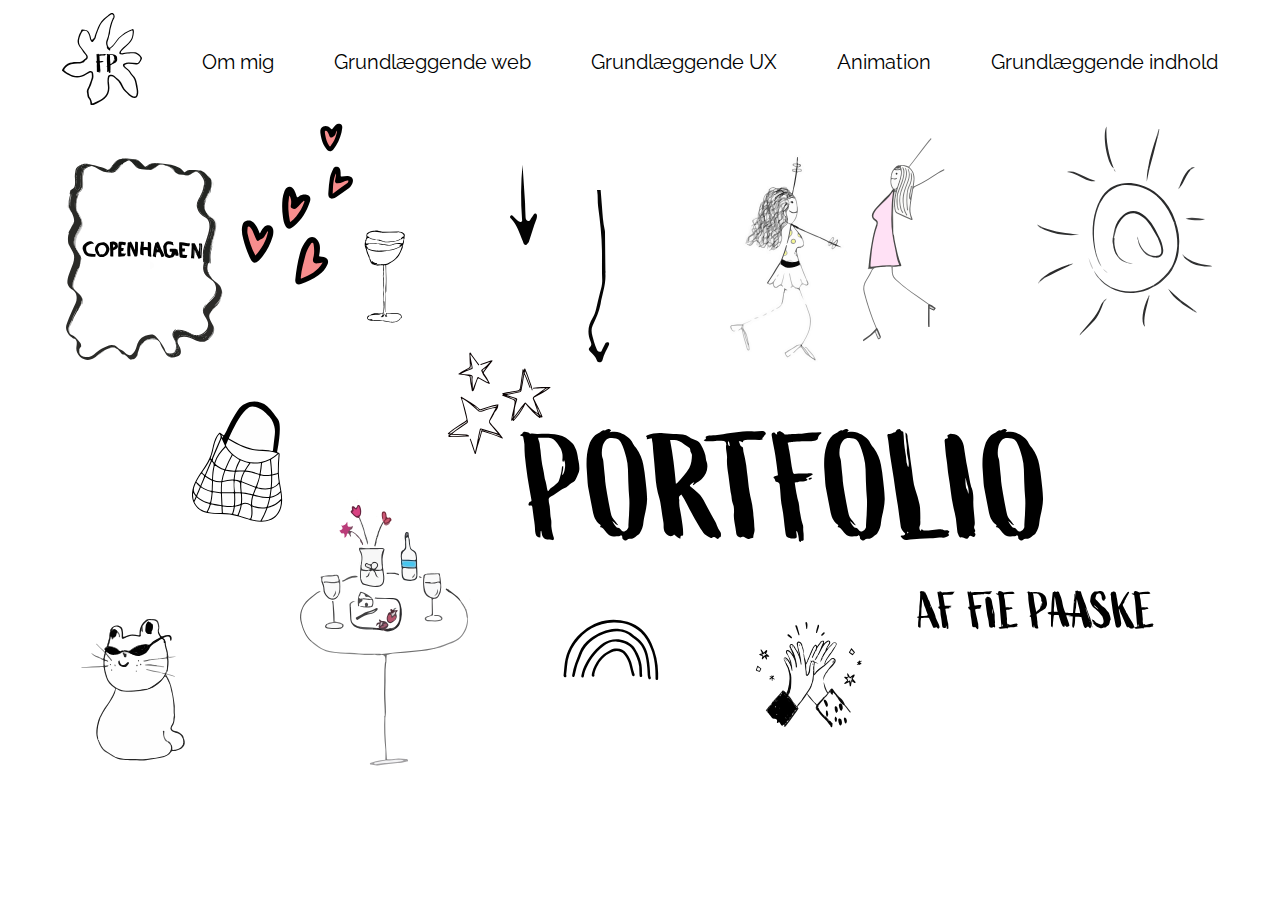
<file: index.html>
<!DOCTYPE html>
<html lang="da">

<head>
    <meta charset="UTF-8">
    <meta name="viewport" content="width=device-width, initial-scale=1.0">
    <title>Forside</title>
    <meta name="robots" content="noindex">
    <link rel="stylesheet" href="style.css">
    <link rel="stylesheet" href="menu.css">

    <link rel="preconnect" href="https://fonts.googleapis.com">
    <link rel="preconnect" href="https://fonts.gstatic.com" crossorigin>
    <link href="https://fonts.googleapis.com/css2?family=Raleway:ital,wght@0,100..900;1,100..900&display=swap"
        rel="stylesheet">

    <link rel="preconnect" href="https://fonts.googleapis.com">
    <link rel="preconnect" href="https://fonts.gstatic.com" crossorigin>
    <link href="https://fonts.googleapis.com/css2?family=Patrick+Hand+SC&display=swap" rel="stylesheet">

    <link rel="apple-touch-icon" sizes="180x180" href="billeder/favicon_io-6/apple-touch-icon.png">
    <link rel="icon" type="image/png" sizes="32x32" href="billeder/favicon_io-6/favicon-32x32.png">
    <link rel="icon" type="image/png" sizes="16x16" href="billeder/favicon_io-6/favicon-16x16.png">
    <link rel="manifest" href="/site.webmanifest">

</head>

<body id="index-page">
    <header>
        <div class="container">
            <div class="subcontainer">
                <nav class="navbar">
                    <ul class="nav-menu">
                        <li class="nav-item"><a href="index.html"><img class="logo" src="billeder/svg/logo.svg"
                                    alt=""></a>
                        </li>
                        <li class="nav-item"><a href="om_mig.html">Om mig</a></li>
                        <li class="nav-item"><a href="grund_web.html">Grundlæggende web</a></li>
                        <li class="nav-item"><a href="grund_ux.html">Grundlæggende UX</a></li>
                        <li class="nav-item"><a href="animation.html">Animation</a></li>
                        <li class="nav-item"><a href="grund_indhold.html">Grundlæggende indhold</a></li>

                    </ul>
                    <div class="hamburger">
                        <div class="bar"></div>
                        <div class="bar"></div>
                        <div class="bar"></div>
                    </div>

                </nav>

            </div>
        </div>
    </header>


    <main>
        <div>
            <img src="billeder/svg/forside.svg" alt="minforside">
        </div>
    </main>

    <script src="menu.js"></script>
</body>

</html>
</file>
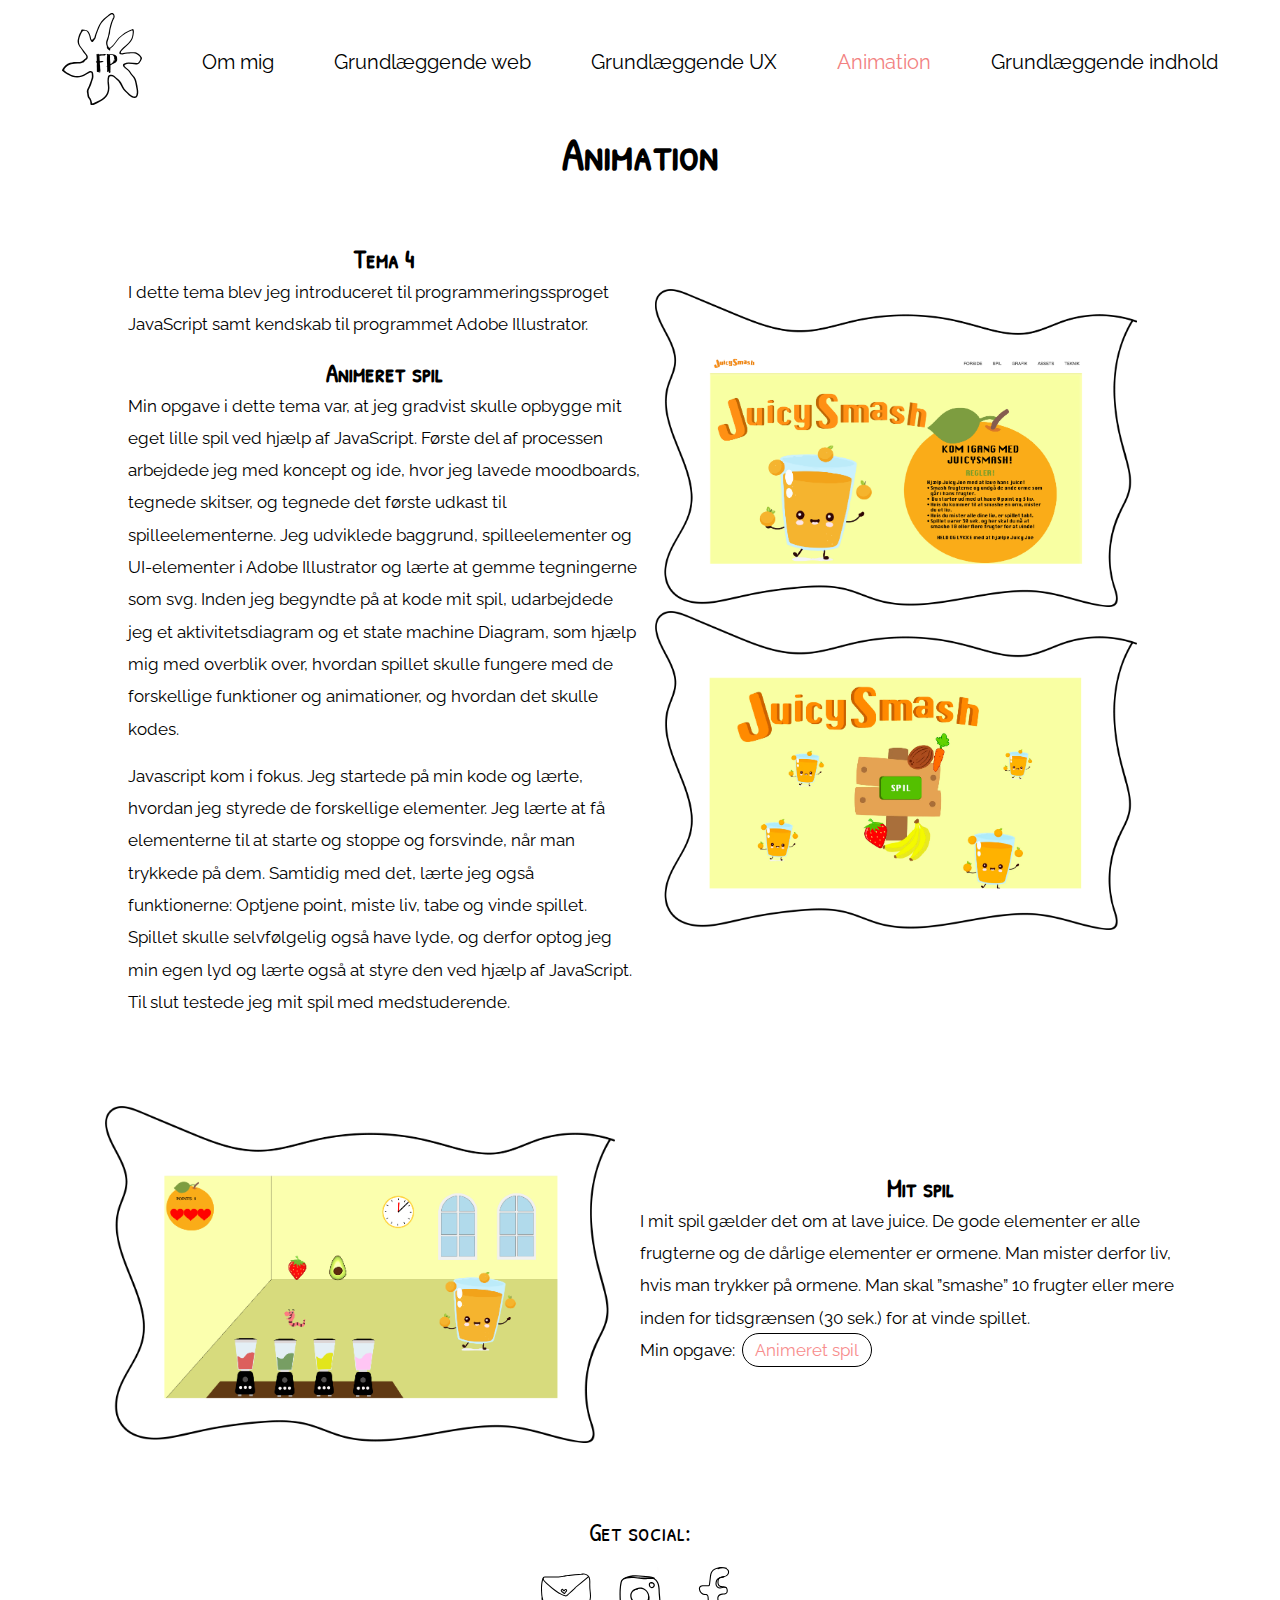
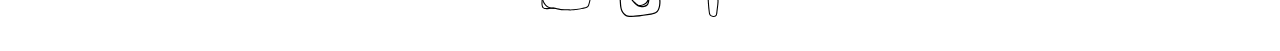
<file: animation.html>
<!DOCTYPE html>
<html lang="da">

<head>
    <meta charset="UTF-8">
    <meta name="viewport" content="width=device-width, initial-scale=1.0">
    <title>Animation</title>
    <meta name="robots" content="noindex">
    <link rel="stylesheet" href="style.css">
    <link rel="stylesheet" href="menu.css">

    <link rel="preconnect" href="https://fonts.googleapis.com">
    <link rel="preconnect" href="https://fonts.gstatic.com" crossorigin>
    <link href="https://fonts.googleapis.com/css2?family=Raleway:ital,wght@0,100..900;1,100..900&display=swap"
        rel="stylesheet">

    <link rel="preconnect" href="https://fonts.googleapis.com">
    <link rel="preconnect" href="https://fonts.gstatic.com" crossorigin>
    <link href="https://fonts.googleapis.com/css2?family=Patrick+Hand+SC&display=swap" rel="stylesheet">

    <link rel="apple-touch-icon" sizes="180x180" href="billeder/favicon_io-6/apple-touch-icon.png">
    <link rel="icon" type="image/png" sizes="32x32" href="billeder/favicon_io-6/favicon-32x32.png">
    <link rel="icon" type="image/png" sizes="16x16" href="billeder/favicon_io-6/favicon-16x16.png">
    <link rel="manifest" href="/site.webmanifest">
</head>

<body>
    <header>
        <div class="container">
            <div class="subcontainer">
                <nav class="navbar">
                    <ul class="nav-menu">
                        <li class="nav-item"><a href="index.html"><img class="logo" src="billeder/svg/logo.svg"
                                    alt="logo"></a>
                        </li>
                        <li class="nav-item"><a href="om_mig.html">Om mig</a></li>
                        <li class="nav-item"><a href="grund_web.html">Grundlæggende web</a></li>
                        <li class="nav-item"><a href="grund_ux.html">Grundlæggende UX</a></li>
                        <li class="nav-item"><a class="active" href="animation.html">Animation</a></li>
                        <li class="nav-item"><a href="grund_indhold.html">Grundlæggende indhold</a></li>

                    </ul>
                    <div class="hamburger">
                        <div class="bar"></div>
                        <div class="bar"></div>
                        <div class="bar"></div>
                    </div>

                </nav>

            </div>
        </div>
    </header>

    <main>
        <h1>Animation</h1>
        <div class="grid_1-1">
            <div>
                <h2>Tema 4</h2>
                <p>I dette tema blev jeg introduceret til programmeringssproget JavaScript samt kendskab til
                    programmet Adobe Illustrator.
                </p>

                <h2>Animeret spil</h2>

                <p>
                    Min opgave i dette tema var, at jeg gradvist skulle opbygge mit eget lille spil ved hjælp af
                    JavaScript.
                    Første del af processen arbejdede jeg med koncept og ide, hvor jeg lavede moodboards, tegnede
                    skitser, og tegnede det første udkast til spilleelementerne.
                    Jeg udviklede baggrund, spilleelementer og UI-elementer i Adobe Illustrator og lærte at gemme
                    tegningerne som svg.
                    Inden jeg begyndte på at kode mit spil, udarbejdede jeg et aktivitetsdiagram og et state machine
                    Diagram, som hjælp mig med overblik over, hvordan spillet skulle fungere med de forskellige
                    funktioner og animationer, og hvordan det skulle kodes.
                </p>
                <p>
                    Javascript kom i fokus. Jeg startede på min kode og lærte, hvordan jeg styrede de forskellige
                    elementer.
                    Jeg lærte at få elementerne til at starte og stoppe og forsvinde, når man trykkede på dem.
                    Samtidig med det, lærte jeg også funktionerne: Optjene point, miste liv, tabe og vinde spillet.
                    Spillet skulle selvfølgelig også have lyde, og derfor optog jeg min egen lyd og lærte også at styre
                    den ved hjælp af JavaScript. Til slut testede jeg mit spil med medstuderende.
                </p>
            </div>
            <div class="billedeha">
                <img src="billeder/tema4_3.webp" alt="billede6">
                <img src="billeder/tema4_1.webp" alt="billede6">

            </div>
        </div>

        <div class="grid2_1-1">
            <div class="tekstva ">
                <h2>Mit spil</h2>
                <p>I mit spil gælder det om at lave juice. De gode elementer er alle frugterne og de dårlige elementer
                    er ormene. Man mister derfor liv, hvis man trykker på ormene. Man skal ”smashe” 10 frugter eller
                    mere inden for tidsgrænsen (30 sek.) for at vinde spillet. <br>
                    Min opgave:
                    <a class="small-btn" href="https://fiepaaske.dk/kea/04_animation/website/" target="_blank">Animeret
                        spil</a>
                </p>
            </div>
            <div class="billedev">
                <img src="billeder/tema4_2.webp" alt="billede7">
            </div>
        </div>

    </main>

    <footer class="footer">
        <p class="tekstfooter">
            Get social:
        </p>
        <a href="mailto:fiepaaske@outlook.dk" class="footericon" target="_blank">
            <img src="billeder/svg/mail.svg" alt="min mail">
        </a>
        <a href="https://www.instagram.com/fiepaaske/" class="footericon" target="_blank">
            <img src="billeder/svg/insta.svg" alt="min insta">
        </a>

        <a href="https://www.facebook.com/profile.php?id=100011355500642" class="footericon" target="_blank">
            <img src="billeder/svg/fb.svg" alt="min fb">
        </a>
    </footer>

    <script src="menu.js"></script>
</body>

</html>
</file>
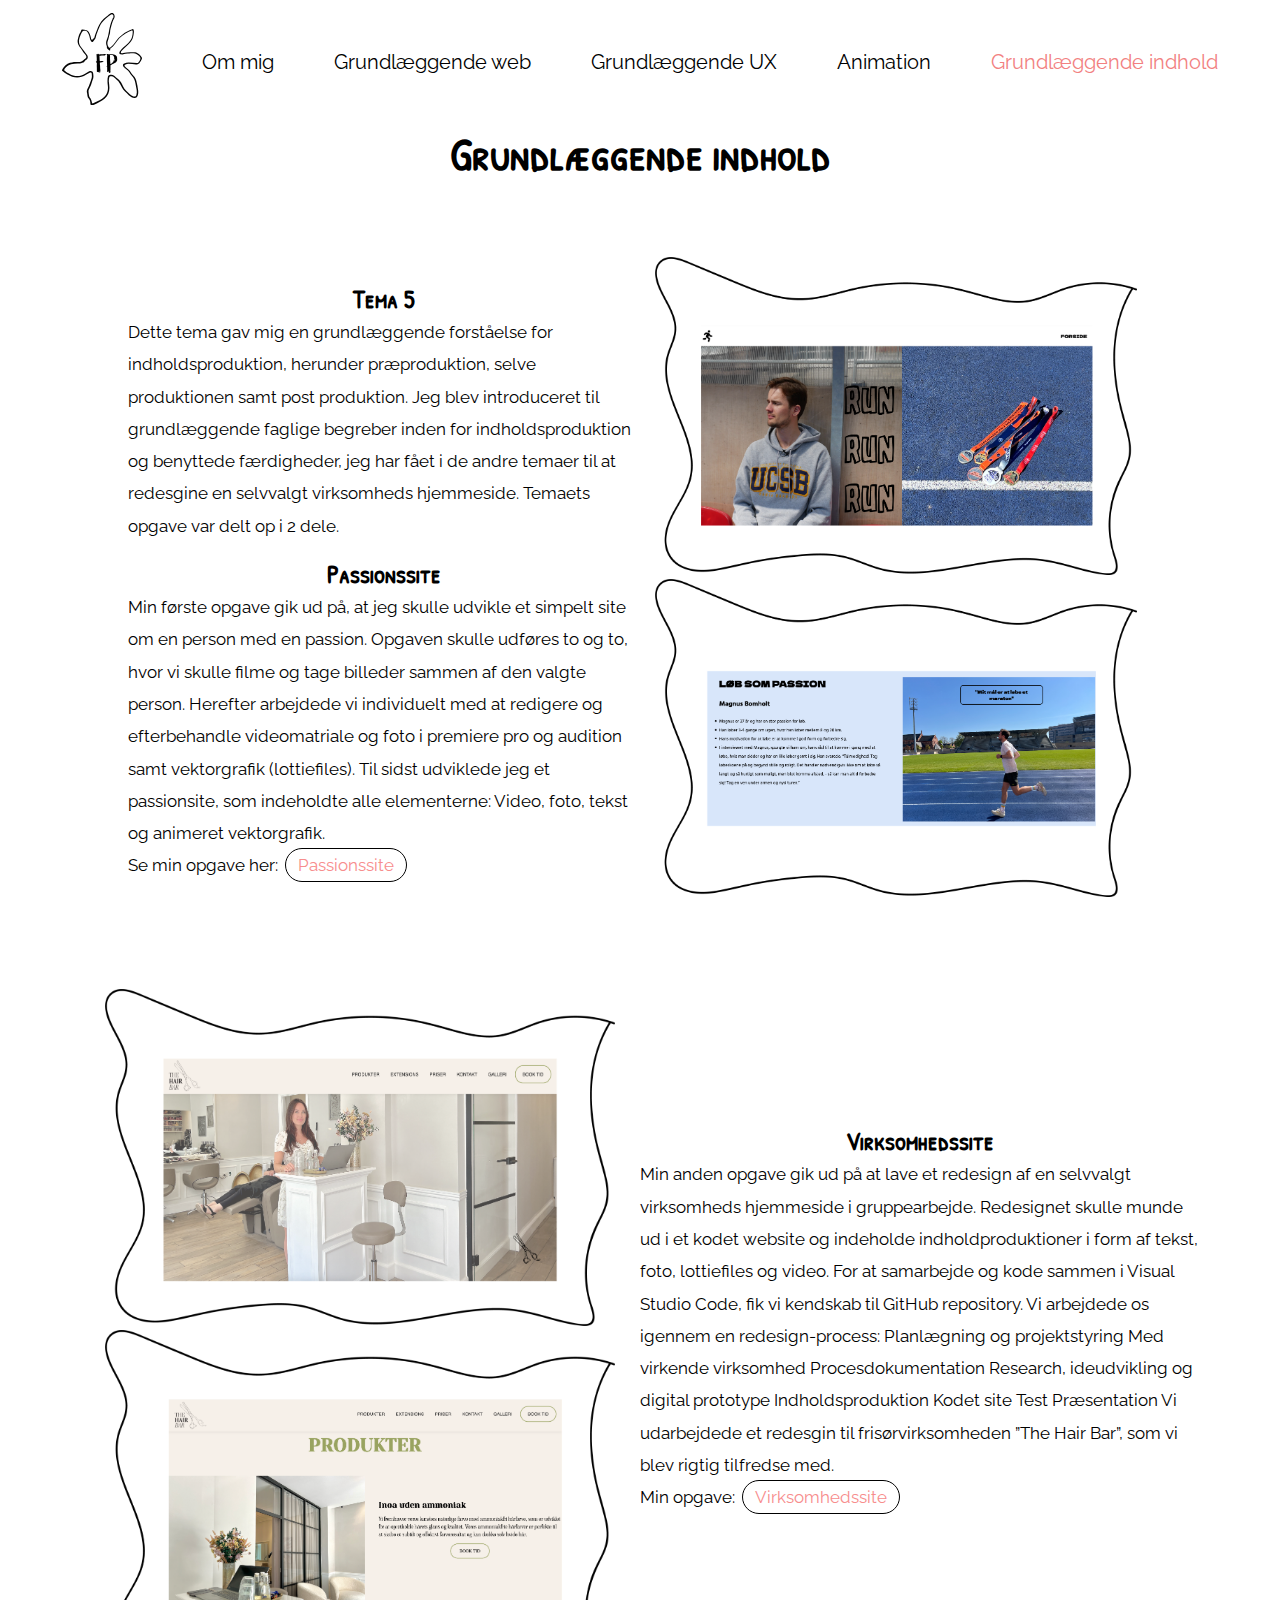
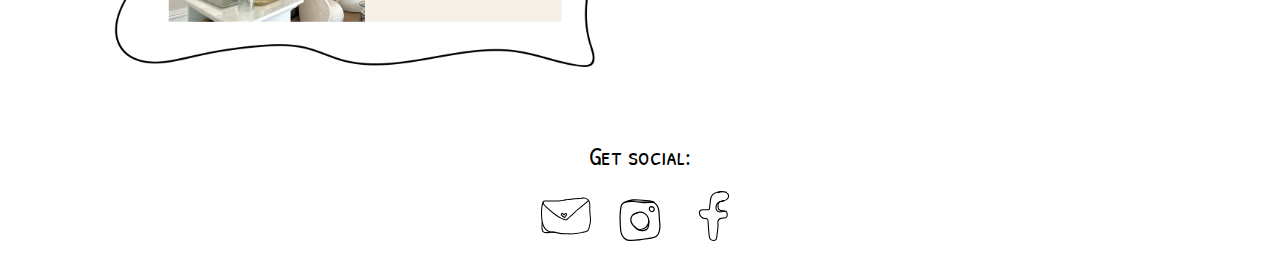
<file: grund_indhold.html>
<!DOCTYPE html>
<html lang="da">

<head>
    <meta charset="UTF-8">
    <meta name="viewport" content="width=device-width, initial-scale=1.0">
    <title>Grundindhold</title>
    <meta name="robots" content="noindex">
    <link rel="stylesheet" href="style.css">
    <link rel="stylesheet" href="menu.css">

    <link rel="preconnect" href="https://fonts.googleapis.com">
    <link rel="preconnect" href="https://fonts.gstatic.com" crossorigin>
    <link href="https://fonts.googleapis.com/css2?family=Raleway:ital,wght@0,100..900;1,100..900&display=swap"
        rel="stylesheet">

    <link rel="preconnect" href="https://fonts.googleapis.com">
    <link rel="preconnect" href="https://fonts.gstatic.com" crossorigin>
    <link href="https://fonts.googleapis.com/css2?family=Patrick+Hand+SC&display=swap" rel="stylesheet">

    <link rel="apple-touch-icon" sizes="180x180" href="billeder/favicon_io-6/apple-touch-icon.png">
    <link rel="icon" type="image/png" sizes="32x32" href="billeder/favicon_io-6/favicon-32x32.png">
    <link rel="icon" type="image/png" sizes="16x16" href="billeder/favicon_io-6/favicon-16x16.png">
    <link rel="manifest" href="/site.webmanifest">
</head>

<body>
    <header>
        <div class="container">
            <div class="subcontainer">
                <nav class="navbar">
                    <ul class="nav-menu">
                        <li class="nav-item"><a href="index.html"><img class="logo" src="billeder/svg/logo.svg"
                                    alt="logo"></a>
                        </li>
                        <li class="nav-item"><a href="om_mig.html">Om mig</a></li>
                        <li class="nav-item"><a href="grund_web.html">Grundlæggende web</a></li>
                        <li class="nav-item"><a href="grund_ux.html">Grundlæggende UX</a></li>
                        <li class="nav-item"><a href="animation.html">Animation</a></li>
                        <li class="nav-item"><a class="active" href="grund_indhold.html">Grundlæggende indhold</a></li>

                    </ul>
                    <div class="hamburger">
                        <div class="bar"></div>
                        <div class="bar"></div>
                        <div class="bar"></div>
                    </div>

                </nav>

            </div>
        </div>
    </header>

    <main>
        <h1>Grundlæggende indhold</h1>

        <div class="grid_1-1">
            <div class="tekstvi">
                <h2>Tema 5</h2>
                <p>Dette tema gav mig en grundlæggende forståelse for indholdsproduktion, herunder
                    præproduktion, selve produktionen samt post produktion.
                    Jeg blev introduceret til grundlæggende faglige begreber inden for indholdsproduktion og
                    benyttede færdigheder, jeg har fået i de andre temaer til at redesgine en selvvalgt virksomheds
                    hjemmeside.
                    Temaets opgave var delt op i 2 dele.
                </p>

                <h2>Passionssite</h2>

                <p>
                    Min første opgave gik ud på, at jeg skulle udvikle et simpelt site om en person med en passion.
                    Opgaven skulle udføres to og to, hvor vi skulle filme og tage billeder sammen af den valgte person.
                    Herefter arbejdede vi individuelt med at redigere og efterbehandle videomatriale og foto i
                    premiere pro og audition samt vektorgrafik (lottiefiles). Til sidst udviklede jeg et passionsite,
                    som
                    indeholdte alle elementerne: Video, foto, tekst og animeret vektorgrafik. <br>
                    Se min opgave her:
                    <a class="small-btn" href="https://fiepaaske.dk/kea/05_indhold/website/"
                        target="_blank">Passionssite</a>
                </p>
            </div>

            <div class="billedehi">
                <img src="billeder/tema5_1.webp" alt="billede8">
                <img src="billeder/tema5_2.webp" alt="billede9">
            </div>
        </div>

        <div class="grid2_1-1">
            <div class="teksthi">
                <h2>Virksomhedssite</h2>
                <p>
                    Min anden opgave gik ud på at lave et redesign af en selvvalgt virksomheds hjemmeside i
                    gruppearbejde. Redesignet skulle munde ud i et kodet website og indeholde indholdproduktioner i
                    form af tekst, foto, lottiefiles og video.
                    For at samarbejde og kode sammen i Visual Studio Code, fik vi kendskab til GitHub repository.
                    Vi arbejdede os igennem en redesign-process:
                    Planlægning og projektstyring
                    Med virkende virksomhed
                    Procesdokumentation
                    Research, ideudvikling og digital prototype
                    Indholdsproduktion
                    Kodet site
                    Test
                    Præsentation
                    Vi udarbejdede et redesgin til frisørvirksomheden ”The Hair Bar”, som vi blev rigtig tilfredse med.
                    <br>
                    Min opgave:
                    <a class="small-btn"
                        href="https://fiepaaske.dk/kea/05_grundl%c3%a6ggende%20indhold/02_virksomhedssite/"
                        target="_blank">Virksomhedssite</a>
                </p>
            </div>
            <div class="billedevi">
                <img src="billeder/tema5_3.webp" alt="billede10">
                <img src="billeder/tema5_4.webp" alt="billede11">
            </div>
        </div>

    </main>

    <footer class="footer">
        <p class="tekstfooter">
            Get social:
        </p>
        <a href="mailto:fiepaaske@outlook.dk" class="footericon" target="_blank">
            <img src="billeder/svg/mail.svg" alt="min mail">
        </a>
        <a href="https://www.instagram.com/fiepaaske/" class="footericon" target="_blank">
            <img src="billeder/svg/insta.svg" alt="min insta">
        </a>

        <a href="https://www.facebook.com/profile.php?id=100011355500642" class="footericon" target="_blank">
            <img src="billeder/svg/fb.svg" alt="min fb">
        </a>
    </footer>

    <script src="menu.js"></script>
</body>

</html>
</file>
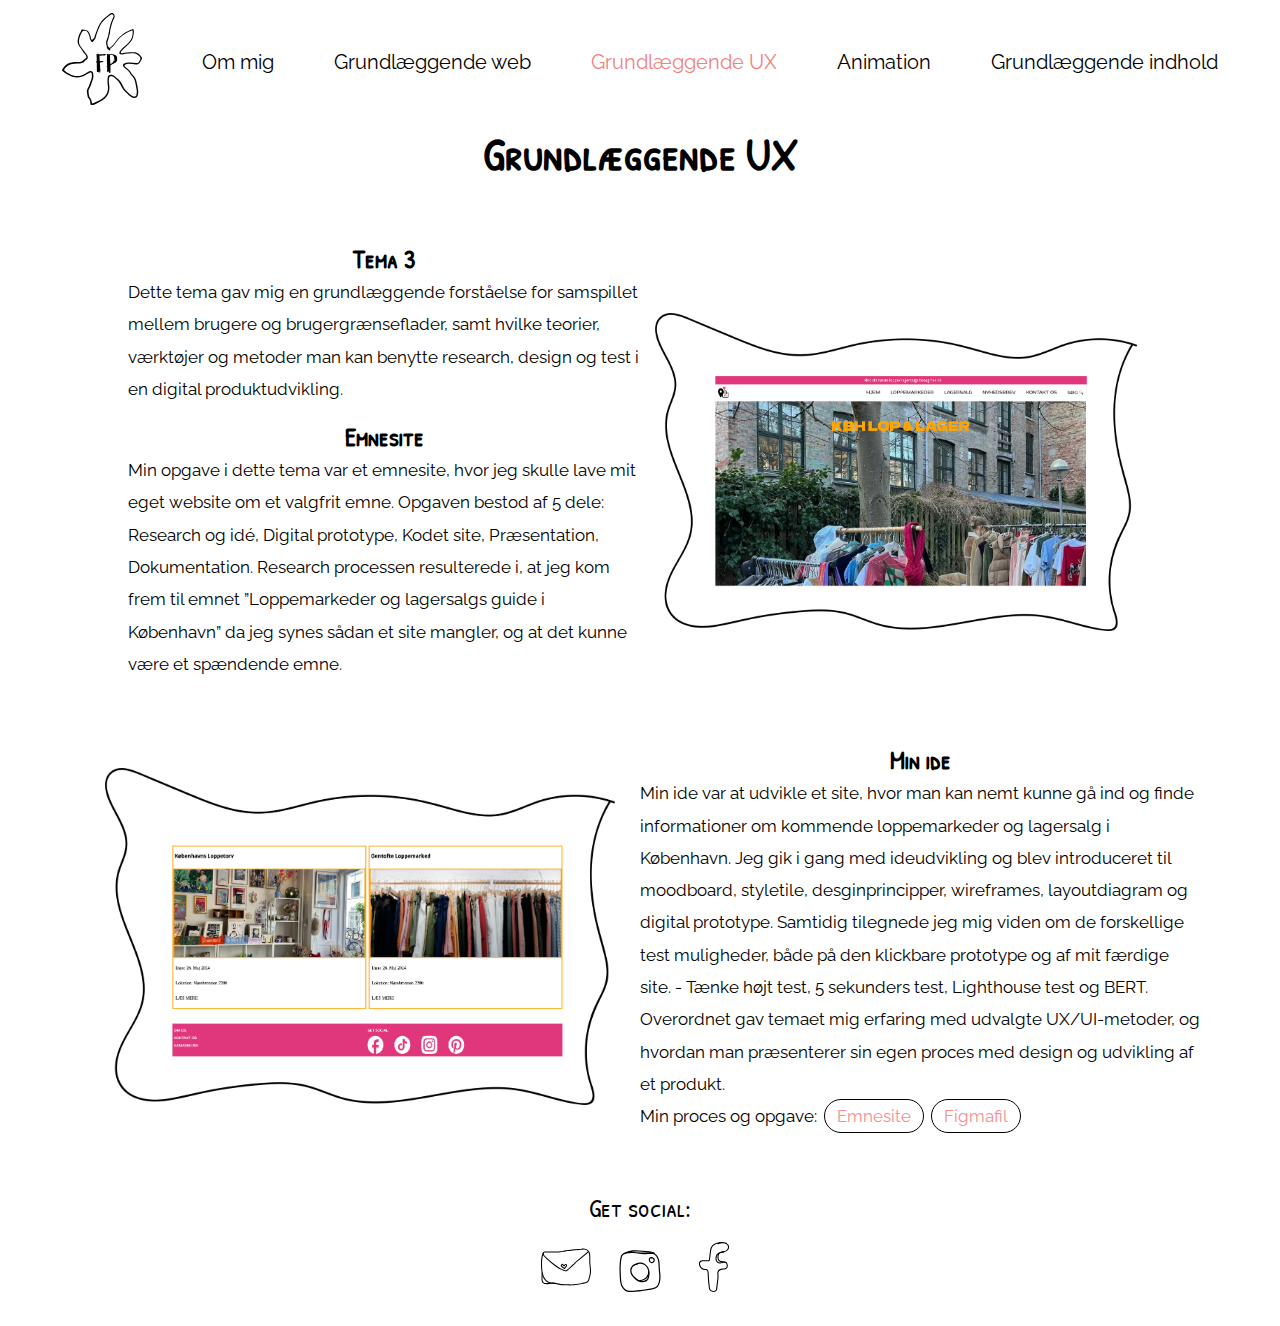
<file: grund_ux.html>
<!DOCTYPE html>
<html lang="da">

<head>
    <meta charset="UTF-8">
    <meta name="viewport" content="width=device-width, initial-scale=1.0">
    <title>Grundux</title>
    <meta name="robots" content="noindex">
    <link rel="stylesheet" href="style.css">
    <link rel="stylesheet" href="menu.css">

    <link rel="preconnect" href="https://fonts.googleapis.com">
    <link rel="preconnect" href="https://fonts.gstatic.com" crossorigin>
    <link href="https://fonts.googleapis.com/css2?family=Raleway:ital,wght@0,100..900;1,100..900&display=swap"
        rel="stylesheet">

    <link rel="preconnect" href="https://fonts.googleapis.com">
    <link rel="preconnect" href="https://fonts.gstatic.com" crossorigin>
    <link href="https://fonts.googleapis.com/css2?family=Patrick+Hand+SC&display=swap" rel="stylesheet">

    <link rel="apple-touch-icon" sizes="180x180" href="billeder/favicon_io-6/apple-touch-icon.png">
    <link rel="icon" type="image/png" sizes="32x32" href="billeder/favicon_io-6/favicon-32x32.png">
    <link rel="icon" type="image/png" sizes="16x16" href="billeder/favicon_io-6/favicon-16x16.png">
    <link rel="manifest" href="/site.webmanifest">
</head>

<body>
    <header>
        <div class="container">
            <div class="subcontainer">
                <nav class="navbar">
                    <ul class="nav-menu">
                        <li class="nav-item"><a href="index.html"><img class="logo" src="billeder/svg/logo.svg"
                                    alt="logo"></a>
                        </li>
                        <li class="nav-item"><a href="om_mig.html">Om mig</a></li>
                        <li class="nav-item"><a href="grund_web.html">Grundlæggende web</a></li>
                        <li class="nav-item"><a class="active" href="grund_ux.html">Grundlæggende UX</a></li>
                        <li class="nav-item"><a href="animation.html">Animation</a></li>
                        <li class="nav-item"><a href="grund_indhold.html">Grundlæggende indhold</a></li>

                    </ul>
                    <div class="hamburger">
                        <div class="bar"></div>
                        <div class="bar"></div>
                        <div class="bar"></div>
                    </div>

                </nav>

            </div>
        </div>
    </header>
    <main>
        <h1>Grundlæggende UX</h1>
        <div class="grid_1-1">
            <div>
                <h2>Tema 3</h2>
                <p>Dette tema gav mig en grundlæggende forståelse for samspillet mellem brugere og
                    brugergrænseflader, samt hvilke teorier, værktøjer og metoder man kan benytte research, design
                    og test i en digital produktudvikling.
                </p>

                <h2>Emnesite</h2>

                <p>Min opgave i dette tema var et emnesite, hvor jeg skulle lave mit eget website om et valgfrit emne.
                    Opgaven bestod af 5 dele: Research og idé, Digital prototype, Kodet site, Præsentation,
                    Dokumentation.
                    Research processen resulterede i, at jeg kom frem til emnet ”Loppemarkeder og lagersalgs guide i
                    København” da jeg synes sådan et site mangler, og at det kunne være et spændende emne.
                </p>
            </div>
            <div class="billedeh">
                <img src="billeder/tema3_1.webp" alt="forside">
            </div>
        </div>

        <div class="grid2_1-1">
            <div class="tekstvu">
                <h2>Min ide</h2>

                <p>Min ide var at udvikle et site, hvor man kan nemt kunne gå ind og finde informationer om
                    kommende loppemarkeder og lagersalg i København. Jeg gik i gang med ideudvikling og blev
                    introduceret til moodboard, styletile, desginprincipper, wireframes, layoutdiagram og digital
                    prototype. Samtidig tilegnede jeg mig viden om de forskellige test muligheder, både på den
                    klickbare prototype og af mit færdige site. - Tænke højt test, 5 sekunders test, Lighthouse test og
                    BERT.
                    Overordnet gav temaet mig erfaring med udvalgte UX/UI-metoder, og hvordan man præsenterer
                    sin egen proces med design og udvikling af et produkt.
                    <br>
                    Min proces og opgave:
                    <a class="small-btn" href="https://fiepaaske.dk/kea/03_ux/01_kodet_site/"
                        target="_blank">Emnesite</a>
                    <a class="small-btn"
                        href="https://www.figma.com/design/POedgwyXd5C36jxE56w6LB/Emnesite?node-id=0-1&t=W8by5I9abkvg1yMS-1"
                        target="_blank">Figmafil</a>
                </p>

            </div>
            <div class="billedev">
                <img src="billeder/tema3_3.webp" alt="billede4">
            </div>

        </div>

    </main>

    <footer class="footer">
        <p class="tekstfooter">
            Get social:
        </p>
        <a href="mailto:fiepaaske@outlook.dk" class="footericon" target="_blank">
            <img src="billeder/svg/mail.svg" alt="min mail">
        </a>
        <a href="https://www.instagram.com/fiepaaske/" class="footericon" target="_blank">
            <img src="billeder/svg/insta.svg" alt="min insta">
        </a>

        <a href="https://www.facebook.com/profile.php?id=100011355500642" class="footericon" target="_blank">
            <img src="billeder/svg/fb.svg" alt="min fb">
        </a>
    </footer>


    <script src="menu.js"></script>
</body>

</html>
</file>
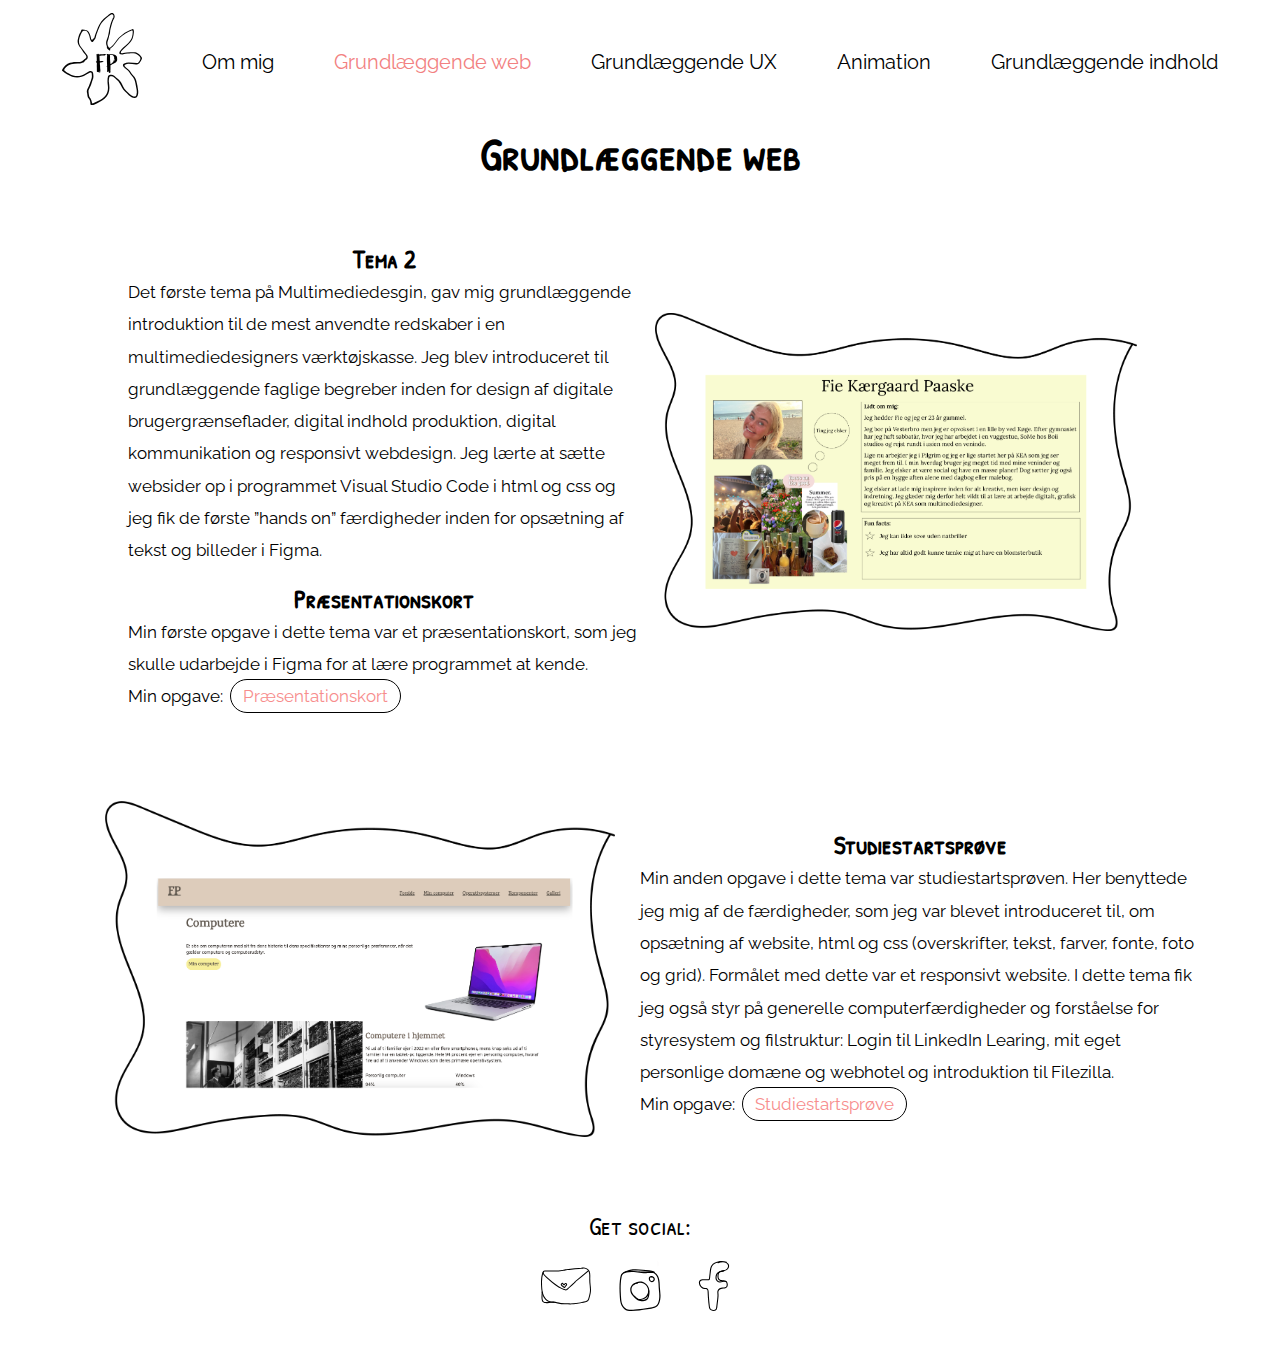
<file: grund_web.html>
<!DOCTYPE html>
<html lang="da">

<head>
    <meta charset="UTF-8">
    <meta name="viewport" content="width=device-width, initial-scale=1.0">
    <title>Grundweb</title>
    <meta name="robots" content="noindex">
    <link rel="stylesheet" href="style.css">
    <link rel="stylesheet" href="menu.css">

    <link rel="preconnect" href="https://fonts.googleapis.com">
    <link rel="preconnect" href="https://fonts.gstatic.com" crossorigin>
    <link href="https://fonts.googleapis.com/css2?family=Raleway:ital,wght@0,100..900;1,100..900&display=swap"
        rel="stylesheet">

    <link rel="preconnect" href="https://fonts.googleapis.com">
    <link rel="preconnect" href="https://fonts.gstatic.com" crossorigin>
    <link href="https://fonts.googleapis.com/css2?family=Patrick+Hand+SC&display=swap" rel="stylesheet">

    <link rel="apple-touch-icon" sizes="180x180" href="billeder/favicon_io-6/apple-touch-icon.png">
    <link rel="icon" type="image/png" sizes="32x32" href="billeder/favicon_io-6/favicon-32x32.png">
    <link rel="icon" type="image/png" sizes="16x16" href="billeder/favicon_io-6/favicon-16x16.png">
    <link rel="manifest" href="/site.webmanifest">
</head>

<body>
    <header>
        <div class="container">
            <div class="subcontainer">
                <nav class="navbar">
                    <ul class="nav-menu">
                        <li class="nav-item"><a href="index.html"><img class="logo" src="billeder/svg/logo.svg"
                                    alt="logo"></a>
                        </li>
                        <li class="nav-item"><a href="om_mig.html">Om mig</a></li>
                        <li class="nav-item"><a class="active" href="grund_web.html">Grundlæggende web</a></li>
                        <li class="nav-item"><a href="grund_ux.html">Grundlæggende UX</a></li>
                        <li class="nav-item"><a href="animation.html">Animation</a></li>
                        <li class="nav-item"><a href="grund_indhold.html">Grundlæggende indhold</a></li>

                    </ul>
                    <div class="hamburger">
                        <div class="bar"></div>
                        <div class="bar"></div>
                        <div class="bar"></div>
                    </div>

                </nav>

            </div>
        </div>
    </header>

    <main>
        <h1>Grundlæggende web</h1>
        <div class="grid_1-1">
            <div>
                <h2>Tema 2</h2>
                <p>Det første tema på Multimediedesgin, gav mig grundlæggende introduktion til de mest anvendte
                    redskaber i en multimediedesigners værktøjskasse.
                    Jeg blev introduceret til grundlæggende faglige begreber inden for design af digitale
                    brugergrænseflader, digital indhold produktion, digital kommunikation og responsivt webdesign.
                    Jeg lærte at sætte websider op i programmet Visual Studio Code i html og css og jeg fik de første
                    ”hands on” færdigheder inden for opsætning af tekst og billeder i Figma.
                </p>

                <h2>Præsentationskort</h2>

                <p>
                    Min første opgave i dette tema var et præsentationskort, som jeg skulle udarbejde i Figma for at
                    lære programmet at kende. <br>
                    Min opgave:
                    <a class="small-btn" href="pdf/Præsentationskort.pdf" target="_blank">Præsentationskort</a>
                </p>
            </div>
            <div class="billedeh">
                <img src="billeder/tema2_1.webp" alt="billede1">
            </div>
        </div>

        <div class="grid2_1-1">
            <div class="tekstv">
                <h2>Studiestartsprøve</h2>

                <p>
                    Min anden opgave i dette tema var studiestartsprøven. Her benyttede jeg mig af de færdigheder,
                    som jeg var blevet introduceret til, om opsætning af website, html og css (overskrifter, tekst,
                    farver, fonte, foto og grid). Formålet med dette var et responsivt website.
                    I dette tema fik jeg også styr på generelle computerfærdigheder og forståelse for styresystem og
                    filstruktur:
                    Login til LinkedIn Learing, mit eget personlige domæne og webhotel og introduktion til Filezilla.
                    <br>
                    Min opgave:
                    <a class="small-btn" href="https://fiepaaske.dk/kea/02_web/01_website/website/"
                        target="_blank">Studiestartsprøve</a>
                </p>
            </div>
            <div class="billedev">
                <img src="billeder/tema2_2.webp" alt="billede2">
            </div>
        </div>

    </main>

    <footer class="footer">
        <p class="tekstfooter">
            Get social:
        </p>
        <a href="mailto:fiepaaske@outlook.dk" class="footericon" target="_blank">
            <img src="billeder/svg/mail.svg" alt="min mail">
        </a>
        <a href="https://www.instagram.com/fiepaaske/" class="footericon" target="_blank">
            <img src="billeder/svg/insta.svg" alt="min insta">
        </a>

        <a href="https://www.facebook.com/profile.php?id=100011355500642" class="footericon" target="_blank">
            <img src="billeder/svg/fb.svg" alt="min fb">
        </a>
    </footer>

    <script src="menu.js"></script>
</body>

</html>
</file>
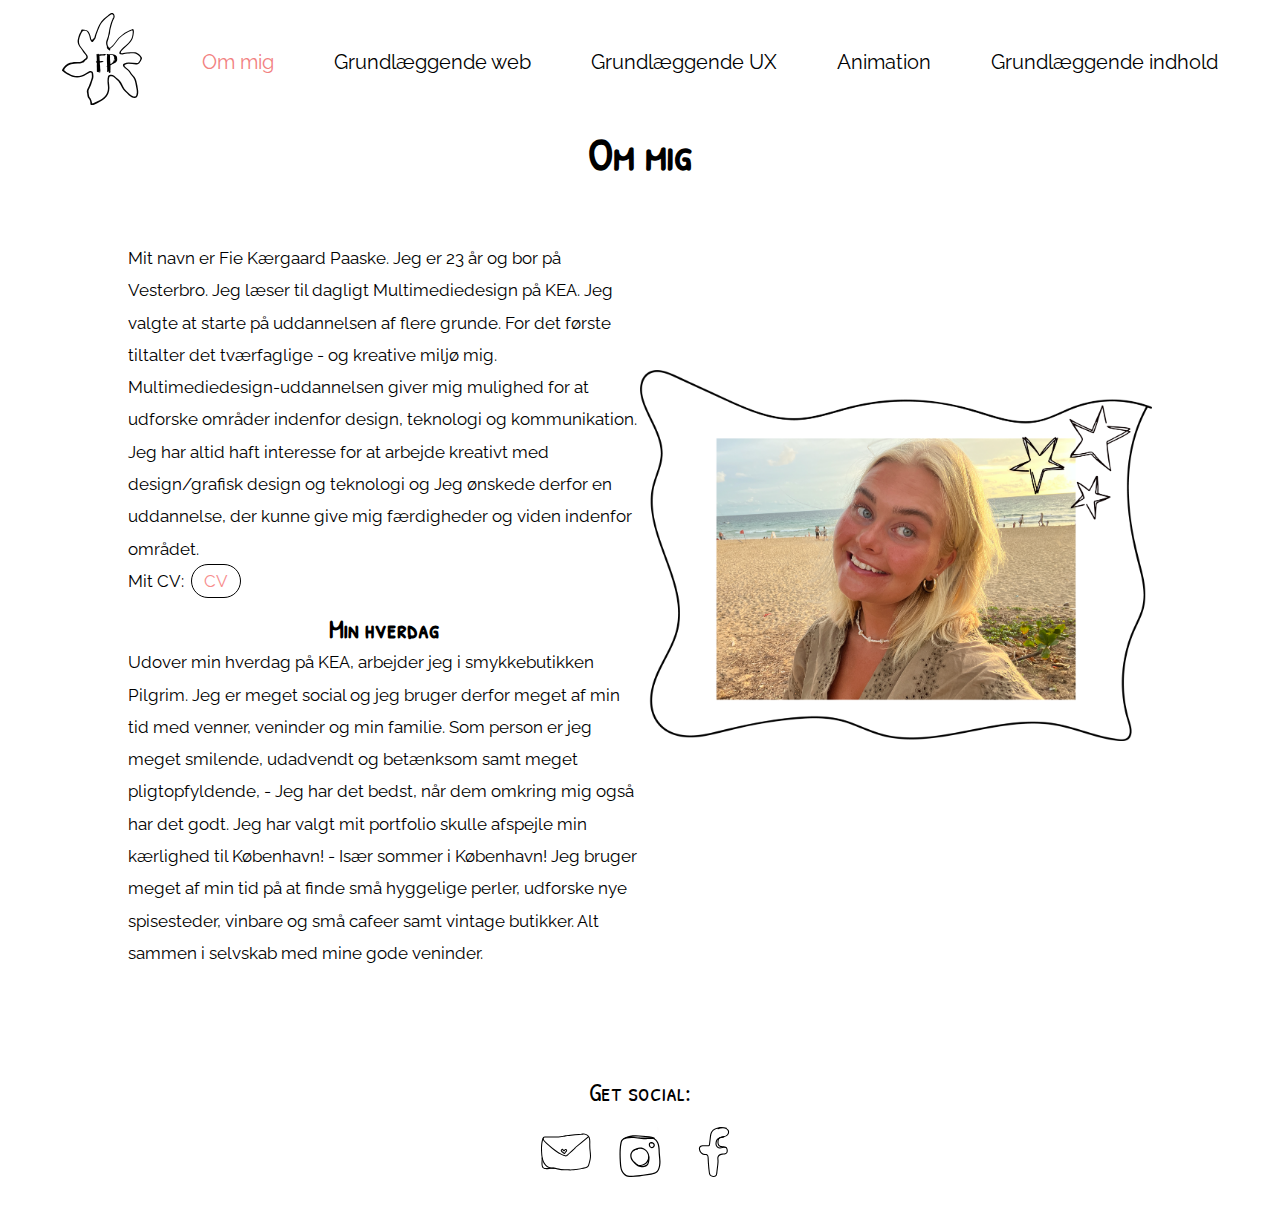
<file: om_mig.html>
<!DOCTYPE html>
<html lang="da">

<head>
    <meta charset="UTF-8">
    <meta name="viewport" content="width=device-width, initial-scale=1.0">
    <title>Ommig</title>
    <meta name="robots" content="noindex">
    <link rel="stylesheet" href="style.css">
    <link rel="stylesheet" href="menu.css">


    <link rel="preconnect" href="https://fonts.googleapis.com">
    <link rel="preconnect" href="https://fonts.gstatic.com" crossorigin>
    <link href="https://fonts.googleapis.com/css2?family=Raleway:ital,wght@0,100..900;1,100..900&display=swap"
        rel="stylesheet">

    <link rel="preconnect" href="https://fonts.googleapis.com">
    <link rel="preconnect" href="https://fonts.gstatic.com" crossorigin>
    <link href="https://fonts.googleapis.com/css2?family=Patrick+Hand+SC&display=swap" rel="stylesheet">

    <link rel="apple-touch-icon" sizes="180x180" href="billeder/favicon_io-6/apple-touch-icon.png">
    <link rel="icon" type="image/png" sizes="32x32" href="billeder/favicon_io-6/favicon-32x32.png">
    <link rel="icon" type="image/png" sizes="16x16" href="billeder/favicon_io-6/favicon-16x16.png">
    <link rel="manifest" href="/site.webmanifest">



</head>

<body>
    <header>
        <div class="container">
            <div class="subcontainer">
                <nav class="navbar">
                    <ul class="nav-menu">
                        <li class="nav-item"><a href="index.html"><img class="logo" src="billeder/svg/logo.svg"
                                    alt="logo"></a>
                        </li>
                        <li class="nav-item"><a class="active" href="om_mig.html">Om mig</a></li>
                        <li class="nav-item"><a href="grund_web.html">Grundlæggende web</a></li>
                        <li class="nav-item"><a href="grund_ux.html">Grundlæggende UX</a></li>
                        <li class="nav-item"><a href="animation.html">Animation</a></li>
                        <li class="nav-item"><a href="grund_indhold.html">Grundlæggende indhold</a></li>

                    </ul>
                    <div class="hamburger">
                        <div class="bar"></div>
                        <div class="bar"></div>
                        <div class="bar"></div>
                    </div>

                </nav>

            </div>
        </div>
    </header>

    <main>
        <h1>Om mig</h1>
        <div class="grid_1-1">
            <div>
                <p>Mit navn er Fie Kærgaard Paaske. Jeg er 23 år og bor på Vesterbro. Jeg læser til dagligt
                    Multimediedesign på KEA. Jeg valgte at starte på uddannelsen af flere grunde.
                    For det første tiltalter det tværfaglige - og kreative miljø mig. Multimediedesign-uddannelsen
                    giver mig mulighed for at udforske områder indenfor design, teknologi og kommunikation.
                    Jeg har altid haft interesse for at arbejde kreativt med design/grafisk design og teknologi og Jeg
                    ønskede derfor en
                    uddannelse, der kunne give mig færdigheder og viden indenfor området. <br>
                    Mit CV:
                    <a class="small-btn" href="pdf/CV.pdf" target="_blank">CV</a>
                </p>

                <h2>Min hverdag</h2>

                <p>Udover min hverdag på KEA, arbejder jeg i smykkebutikken Pilgrim. Jeg er meget social og jeg bruger
                    derfor meget af min
                    tid med venner, veninder og min familie.
                    Som person er jeg meget smilende, udadvendt og betænksom samt meget pligtopfyldende, - Jeg har det
                    bedst, når dem
                    omkring mig også har det godt.
                    Jeg har valgt mit portfolio skulle afspejle min kærlighed til København! - Især sommer i
                    København! Jeg bruger meget af min tid på at finde små hyggelige
                    perler, udforske nye spisesteder, vinbare og små cafeer samt vintage butikker. Alt sammen i
                    selvskab med mine gode veninder.

                </p>


            </div>

            <div>
                <img class="billedemig" src="billeder/mig.webp" alt="mig">
            </div>


        </div>
    </main>


    <footer class="footer">
        <p class="tekstfooter">
            Get social:
        </p>
        <a href="mailto:fiepaaske@outlook.dk" class="footericon" target="_blank">
            <img src="billeder/svg/mail.svg" alt="min mail">
        </a>
        <a href="https://www.instagram.com/fiepaaske/" class="footericon" target="_blank">
            <img src="billeder/svg/insta.svg" alt="min insta">
        </a>

        <a href="https://www.facebook.com/profile.php?id=100011355500642" class="footericon" target="_blank">
            <img src="billeder/svg/fb.svg" alt="min fb">
        </a>
    </footer>


    <script src="menu.js"></script>
</body>

</html>
</file>
<file: style.css>
/********* OVERORDNET STYLE ********/
* {
  margin: 0;
  padding: 0;
  box-sizing: border-box;
}

/* forside */
#index-page {
  overflow: hidden;
}

body {
  margin: auto;
  background-color: white;
  position: relative;
}

main {
  max-width: 1200px;
  margin: 0 auto;
}

/* luft i siderne */
.grid_1-1,
.grid2_1-1 {
  margin-left: 2.5rem;
  margin-right: 2.5rem;
}

/* billeder fuld størrelse */
img {
  width: 100%;
  height: auto;
}

/* link knap */
.small-btn {
  padding: 4px 10px; /* definere størrelsen på knappen */
  color: #f78d8d; /* farven på teksten */
  border: 1.4px solid black; /* kantlinje */
  border-radius: 20px; /* runde kanter */
  cursor: pointer; /* ændrer markøren til en hånd, når man svæver over knappen */
  text-decoration: none; /* fjerner understregningen under teksten */
  margin-left: 0.1rem; /* mellemrum fra tekst til link */
}

.small-btn:hover {
  border-color: black; /* skift kantlinjefarven, når musen svæver over knappen */
  color: black;
}

/* footer */
.footer {
  padding: 20px;
  text-align: center;
}
.footer img {
  width: 40px;
  height: 40px;
  margin: 5px;
}
.footericon {
  text-decoration: none;
}

.tekstfooter {
  text-align: center;
  font-family: "Patrick Hand SC";
  font-size: 1.3rem;
  margin-bottom: 0;
  margin-top: 1rem;
}

/* overskrifter og tekst */
h1 {
  font-family: "Patrick Hand SC";
  font-size: 40px;
  text-align: center;
  color: black;
  margin-bottom: 20px;
}

h2 {
  font-family: "Patrick Hand SC";
  font-size: 25px;
  text-align: center;
  margin-top: 2rem;
  color: black;
}

p {
  font-family: "Raleway", sans-serif;
  font-size: 15px;
  line-height: 1.8;
  text-align: left;
  margin-bottom: 15px;
}

/********* desktop *********/
@media (min-width: 750px) {
  h1 {
    font-size: 45px;
    margin-bottom: 10px;
  }

  h2 {
    font-size: 25px;
    margin-top: 0;
  }

  p {
    font-size: 17px;
    line-height: 1.9;
  }

  .grid_1-1 {
    display: grid;
    grid-template-columns: 1fr 1fr;
    padding: 3rem;
  }

  /* om mig */
  .billedemig {
    margin-top: 80px;
    margin-top: 8rem;
  }

  /* grund web */
  .grid2_1-1 {
    display: grid;
    grid-template-columns: 1fr 1fr;
  }

  .tekstv {
    grid-column: 2/3;
    margin-top: 3.3rem;
  }

  .billedev {
    grid-column: 1/2;
    grid-row: 1/2;
    padding: 25px;
  }

  /* grund ux */
  .billedeh {
    margin-top: 3.5rem;
    padding: 15px;
  }

  .tekstvu {
    grid-column: 2/3;
  }

  /* animation */
  .billedeha {
    margin-top: 2rem;
    padding: 15px;
  }

  .tekstva {
    grid-column: 2/3;
    margin-top: 5.6rem;
  }

  /* grund indhold */
  .billedevi {
    grid-row: 1/2;
    padding: 25px;
    margin-top: 0;
  }

  .tekstvi {
    margin-top: 2.5rem;
  }

  .teksthi {
    grid-column: 2/3;
    margin-top: 10rem;
  }

  .billedehi {
    padding: 15px;
  }

  /* link knap */
  .small-btn {
    padding: 6px 12px; /* definere størrelsen på knappen */
    color: #f78d8d; /* farven på teksten */
    border: 1.5px solid black; /* kantlinje */
    border-radius: 20px; /* runde kanter */
    cursor: pointer; /* ændrer markøren til en hånd, når man svæver over knappen */
    text-decoration: none; /* fjerner understregningen under teksten */
    margin-left: 0.2rem; /* mellemrum fra tekst til link */
  }

  .small-btn:hover {
    border-color: black; /* skift kantlinjefarven, når musen svæver over knappen */
    color: black;
  }

  /* footer */
  .footer {
    padding: 20px;
    text-align: center;
  }
  .footer img {
    width: 50px;
    height: 50px;
    margin: 10px;
  }

  .footericon {
    text-decoration: none;
  }

  .tekstfooter {
    text-align: center;
    font-family: "Patrick Hand SC";
    font-size: 1.6rem;
    margin-bottom: 0;
    margin-top: 1rem;
  }
}
</file>
<file: menu.css>
/* Navbar (desktop) */
.logo {
  width: 80px;
  height: auto;
}

ul {
  list-style-type: none;
  text-align: right;
}

li {
  display: inline;
}

li a {
  font-family: "Raleway", sans-serif;
  color: black;
  font-size: 20px;
  text-align: right;
  text-decoration: none;
  justify-content: space-evenly;
  border-radius: 40px;
  padding: 20px;
}

.navbar li a:hover {
  color: #f28181;
}

a.active {
  color: #f28181;
}

/* Hamburger (mobile) */

header {
  background-color: white;
  position: sticky;
  padding: 0.8rem 2rem;
}

.container {
  width: 100%;
  margin: auto;
  display: flex;
  justify-content: center;
  align-items: center;
}

.subcontainer {
  width: auto;
  margin: auto;
}

.navbar {
  width: 100%;
  min-height: 70px;
  display: flex;
  justify-content: space-between;
  align-items: center;
}

.nav-menu {
  display: flex;
  justify-content: space-between;
  align-items: center;
  gap: 20px;
}

.hamburger {
  display: none;
  cursor: pointer;
}

.bar {
  display: block;
  width: 30px;
  height: 3px;
  margin: 5px 0;
  transition: all 0.8s ease;
  background-color: black;
}

@media (max-width: 1200px) {
  .container {
    width: 100%;
  }

  .subcontainer {
    width: 100%;
  }

  .hamburger {
    display: block;
    z-index: 2;
  }

  .hamburger.active .bar:nth-child(2) {
    opacity: 0;
  }
  .hamburger.active .bar:nth-child(1) {
    transform: translateY(8px) rotate(45deg);
  }

  .hamburger.active .bar:nth-child(3) {
    transform: translateY(-8px) rotate(-45deg);
  }

  .nav-menu {
    position: absolute;
    left: -100%;
    top: 88px;
    gap: 0;
    flex-direction: column;
    background-color: white;
    width: 100%;
    text-align: center;
    transition: 0.3s;
    z-index: 2;
  }

  .nav-item {
    margin: 16px 0;
  }

  .nav-menu.active {
    left: 0;
  }
}
</file>
